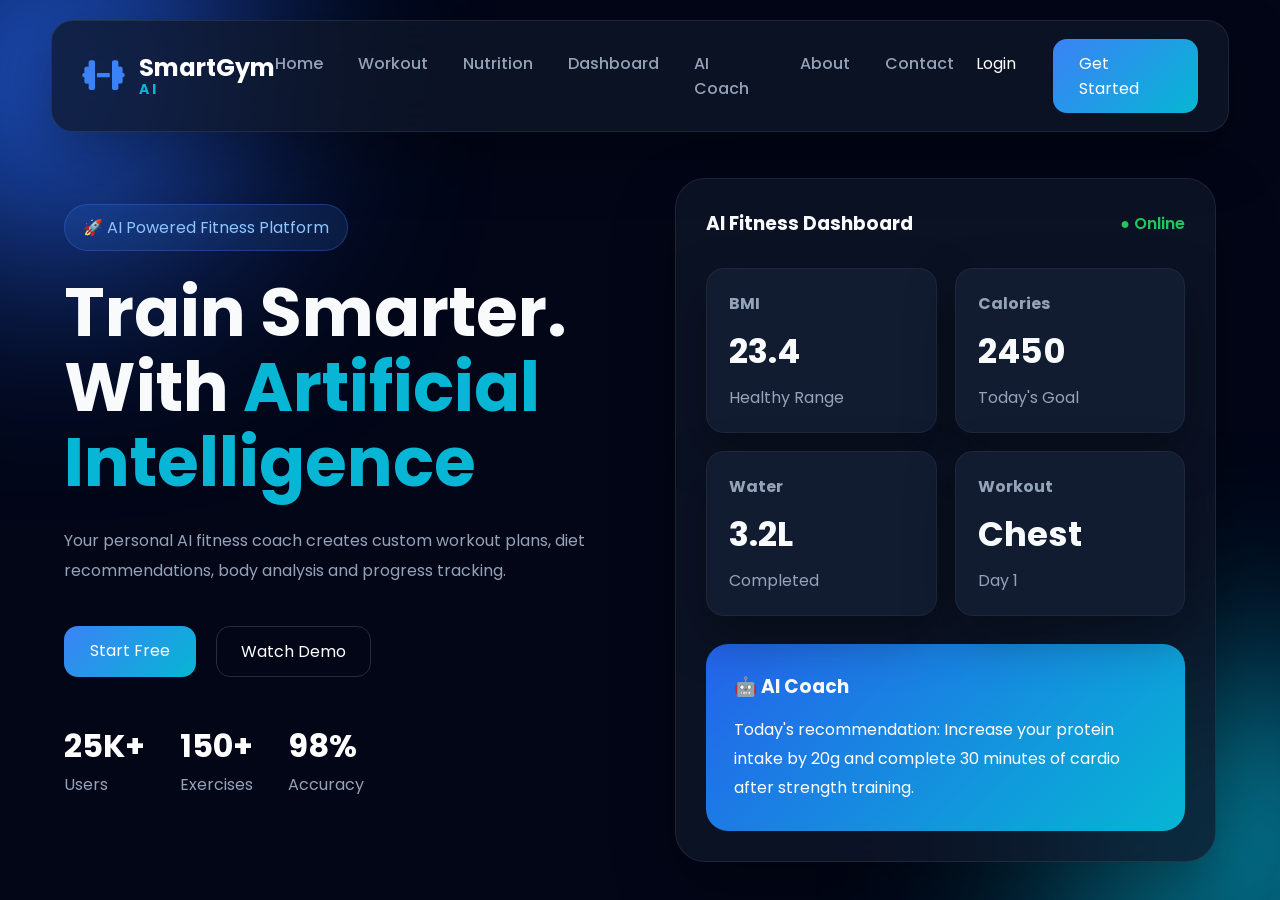
<file: index.html>
<!DOCTYPE html>
<html lang="en">

<head>
    <meta charset="UTF-8">
    <meta name="viewport" content="width=device-width, initial-scale=1.0">

    <title>SmartGym AI | Intelligent Fitness Platform</title>

    <!-- Google Font -->
    <link rel="preconnect" href="https://fonts.googleapis.com">
    <link rel="preconnect" href="https://fonts.gstatic.com" crossorigin>
    <link href="https://fonts.googleapis.com/css2?family=Poppins:wght@300;400;500;600;700;800&display=swap" rel="stylesheet">

    <!-- Font Awesome -->
    <link rel="stylesheet"
        href="https://cdnjs.cloudflare.com/ajax/libs/font-awesome/6.7.2/css/all.min.css">

    <link rel="stylesheet" href="assets/css/style.css">
</head>

<body>

    <!-- Background Blur -->
    <div class="bg-blur blur1"></div>
    <div class="bg-blur blur2"></div>

    <!-- ================= NAVBAR ================= -->

    <!-- ================= NAVBAR START ================= -->

<header class="header">

    <nav class="navbar">

        <a href="#" class="logo">

            <i class="fa-solid fa-dumbbell"></i>

            <div class="logo-text">
                <span>SmartGym</span>
                <small>AI</small>
            </div>

        </a>

        <ul class="nav-menu">

<li><a href="index.html">Home</a></li>

<li><a href="workout.html">Workout</a></li>

<li><a href="nutrition.html">Nutrition</a></li>

<li><a href="dashboard.html">Dashboard</a></li>

<li><a href="ai-coach.html">AI Coach</a></li>

<li><a href="about.html">About</a></li>

<li><a href="contact.html">Contact</a></li>

</ul>

        <div class="nav-buttons">

            <a href="login.html" class="login-btn">
                Login
            </a>

            <a href="signup.html" class="primary-btn">
                Get Started
            </a>

        </div>

        <div class="menu-btn">

            <i class="fa-solid fa-bars"></i>

        </div>

    </nav>

</header>

<!-- ================= NAVBAR END ================= -->

    <!-- ================= HERO ================= -->

<section class="hero">

<div class="hero-left">

<div class="badge">

🚀 AI Powered Fitness Platform

</div>

<h1>

Train Smarter.<br>

With <span>Artificial Intelligence</span>

</h1>

<p>

Your personal AI fitness coach creates custom workout plans,
diet recommendations, body analysis and progress tracking.

</p>

<div class="hero-buttons">

<a href="login.html" class="primary-btn">
    Start Free
</a>

<a href="login.html" class="secondary-btn">
    Watch Demo
</a>

</div>

<div class="hero-stats">

<div>

<h2>25K+</h2>

<p>Users</p>

</div>

<div>

<h2>150+</h2>

<p>Exercises</p>

</div>

<div>

<h2>98%</h2>

<p>Accuracy</p>

</div>

</div>

</div>

<div class="hero-right">

<!-- Dashboard Next Part -->

<div class="dashboard">

    <div class="dashboard-header">

        <h3>AI Fitness Dashboard</h3>

        <span class="online">● Online</span>

    </div>

    <div class="dashboard-grid">

        <div class="dashboard-card">
            <h4>BMI</h4>
            <h2>23.4</h2>
            <p>Healthy Range</p>
        </div>

        <div class="dashboard-card">
            <h4>Calories</h4>
            <h2>2450</h2>
            <p>Today's Goal</p>
        </div>

        <div class="dashboard-card">
            <h4>Water</h4>
            <h2>3.2L</h2>
            <p>Completed</p>
        </div>

        <div class="dashboard-card">
            <h4>Workout</h4>
            <h2>Chest</h2>
            <p>Day 1</p>
        </div>

    </div>

    <div class="ai-coach">

        <h3>🤖 AI Coach</h3>

        <p>

Today's recommendation:

Increase your protein intake by 20g and complete
30 minutes of cardio after strength training.

        </p>

    </div>

</div>
</div>

</section>

<script src="assets/js/app.js"></script>

</body>
</html>
</file>
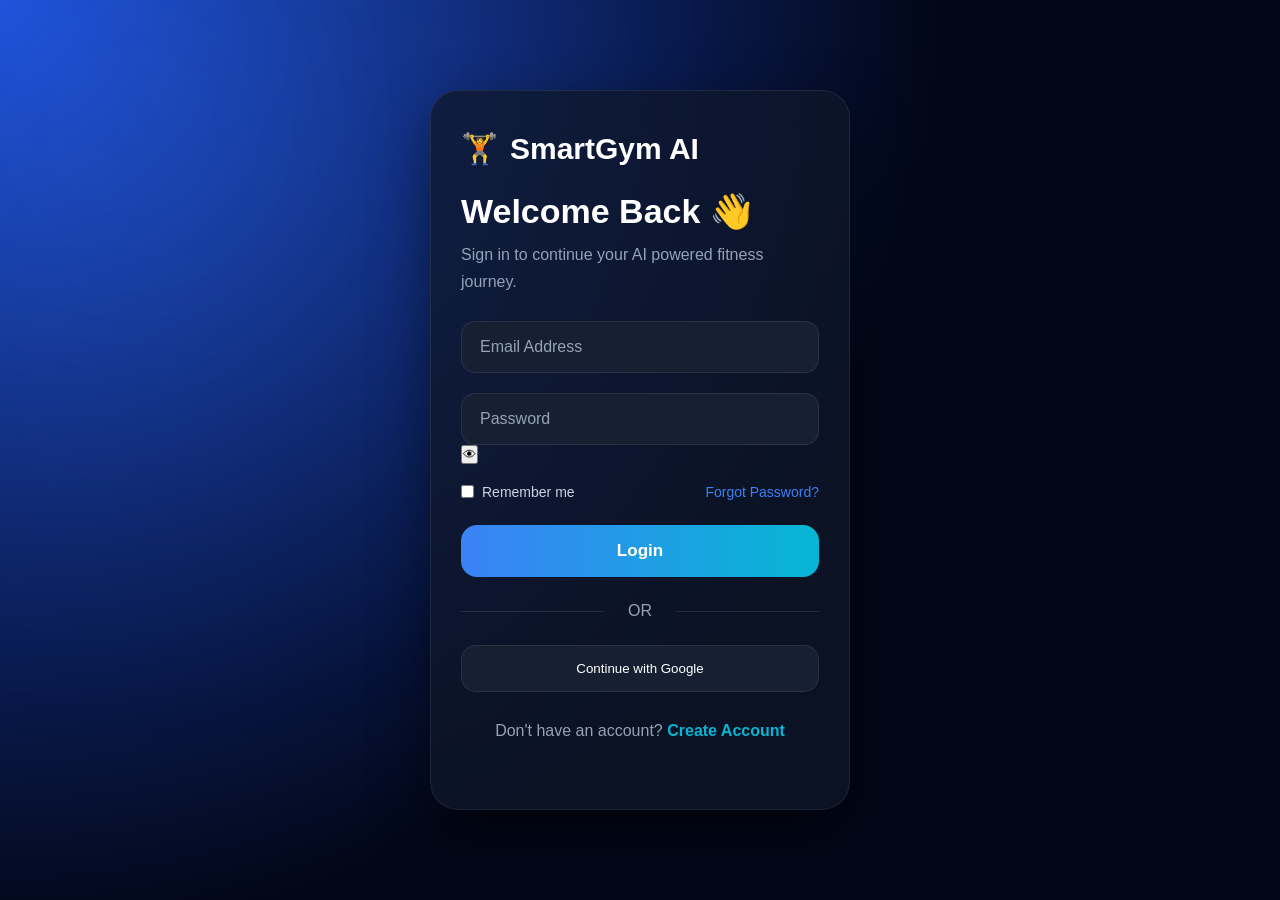
<file: login.html>
<!DOCTYPE html>
<html lang="en">
<head>
    <meta charset="UTF-8">
    <meta name="viewport" content="width=device-width, initial-scale=1.0">
    <title>Login - SmartGym AI</title>

    <link rel="stylesheet" href="assets/css/style.css">
    <link rel="stylesheet" href="assets/css/login.css">
</head>
<body>

<div class="login-page">

    <div class="background-glow"></div>

    <div class="login-card">

        <div class="logo">
            🏋️
            <h1>SmartGym AI</h1>
        </div>

        <h2>Welcome Back 👋</h2>

        <p>
            Sign in to continue your AI powered fitness journey.
        </p>

        <form id="loginForm">

            <div class="input-box">
                <input
                    type="email"
                    id="email"
                    placeholder="Email Address"
                    required
                >
            </div>

            <div class="input-box password-box">

                <input
                    type="password"
                    id="password"
                    placeholder="Password"
                    required
                >

                <button
                    type="button"
                    id="togglePassword"
                >
                    👁
                </button>

            </div>

            <div class="options">

                <label>

                    <input type="checkbox">

                    Remember me

                </label>

                <a href="#">Forgot Password?</a>

            </div>

            <button
                type="submit"
                class="login-btn"
            >
                Login
            </button>

            <div class="divider">
                OR
            </div>

            <button
                type="button"
                class="google-btn"
            >
                Continue with Google
            </button>

        </form>

        <p class="signup-text">

            Don't have an account?

            <a href="signup.html">

                Create Account

            </a>

        </p>

    </div>

</div>

<script src="assets/js/login.js"></script>

</body>
</html>
</file>
<file: assets/css/style.css>
/* =========================================================
   SMARTGYM AI
   Global Style Sheet
========================================================= */

/* Google Font */
@import url('https://fonts.googleapis.com/css2?family=Poppins:wght@300;400;500;600;700;800&display=swap');

/* RESET */

*{
    margin:0;
    padding:0;
    box-sizing:border-box;
    scroll-behavior:smooth;
}

:root{

    --bg:#020617;
    --card:#0F172A;

    --primary:#3B82F6;
    --secondary:#06B6D4;

    --success:#22C55E;
    --warning:#F59E0B;
    --danger:#EF4444;

    --text:#F8FAFC;
    --paragraph:#94A3B8;

    --radius:18px;

    --shadow:0 20px 50px rgba(0,0,0,.35);

}

body{

    font-family:'Poppins',sans-serif;

    background:var(--bg);

    color:var(--text);

    overflow-x:hidden;

}

/* Background Blur */

.bg-blur{

    position:fixed;

    border-radius:50%;

    filter:blur(120px);

    z-index:-1;

}

.blur1{

    width:350px;
    height:350px;

    background:#2563eb;

    top:-100px;

    left:-120px;

}

.blur2{

    width:300px;
    height:300px;

    background:#06b6d4;

    right:-100px;

    bottom:-100px;

}

/* Navbar */

header{

    width:100%;

    position:fixed;

    top:0;

    left:0;

    z-index:1000;

}

.navbar{

    width:90%;

    max-width:1300px;

    margin:auto;

    margin-top:20px;

    padding:16px 35px;

    display:flex;

    justify-content:space-between;

    align-items:center;

    background:rgba(15,23,42,.60);

    backdrop-filter:blur(20px);

    border:1px solid rgba(255,255,255,.06);

    border-radius:20px;

}

.logo{

    display:flex;

    align-items:center;

    gap:12px;

    font-size:22px;

    font-weight:700;

}

.logo i{

    color:var(--primary);

    font-size:28px;

}

.nav-links{

    display:flex;

    list-style:none;

    gap:35px;

}

.nav-links a{

    text-decoration:none;

    color:var(--paragraph);

    transition:.3s;

}

.nav-links a:hover{

    color:white;

}

.nav-buttons{

    display:flex;

    gap:15px;

}

.login-btn{

    text-decoration:none;

    color:white;

    padding:12px 22px;

}

.primary-btn{

    text-decoration:none;

    color:white;

    background:linear-gradient(
    135deg,
    var(--primary),
    var(--secondary));

    padding:12px 26px;

    border-radius:14px;

    transition:.3s;

}

.primary-btn:hover{

    transform:translateY(-3px);

    box-shadow:0 15px 30px rgba(59,130,246,.35);

}

.secondary-btn{

    text-decoration:none;

    color:white;

    border:1px solid rgba(255,255,255,.15);

    padding:12px 24px;

    border-radius:14px;

}

/* Hero */

.hero{

    width:90%;

    max-width:1300px;

    margin:auto;

    min-height:100vh;

    display:grid;

    grid-template-columns:1fr 1fr;

    align-items:center;

    gap:70px;

}

.hero-left h1{

    font-size:72px;

    line-height:1.1;

    margin:20px 0;

}

.hero-left p{

    color:var(--paragraph);

    line-height:1.9;

    max-width:600px;

}

.badge{

    display:inline-block;

    padding:10px 18px;

    border-radius:50px;

    background:rgba(59,130,246,.15);

    border:1px solid rgba(59,130,246,.3);

    color:#8ec5ff;

}

.hero-buttons{

    margin-top:40px;

    display:flex;

    gap:20px;

}

/* Dashboard Card */

.dashboard-card{

    background:rgba(15,23,42,.85);

    border:1px solid rgba(255,255,255,.05);

    backdrop-filter:blur(20px);

    padding:30px;

    border-radius:25px;

    box-shadow:var(--shadow);

}

.card-top{

    display:flex;

    justify-content:space-between;

    align-items:center;

    margin-bottom:30px;

}

.card-top span{

    color:var(--success);

    font-size:28px;

    font-weight:700;

}

.mini-cards{

    display:grid;

    grid-template-columns:1fr 1fr;

    gap:18px;

    margin-bottom:25px;

}

.mini-cards div{

    background:#111C31;

    padding:20px;

    border-radius:16px;

}

.ai-box{

    background:linear-gradient(
    135deg,
    #1d4ed8,
    #0891b2);

    padding:25px;

    border-radius:16px;

    line-height:1.8;

}
/* =========================================
   PREMIUM RESPONSIVE NAVBAR V2
========================================= */

.header{
    position:fixed;
    top:0;
    left:0;
    width:100%;
    z-index:1000;
}

.navbar{

    width:92%;
    max-width:1400px;

    margin:20px auto;

    padding:18px 30px;

    display:flex;
    justify-content:space-between;
    align-items:center;

    background:rgba(15,23,42,.75);

    backdrop-filter:blur(20px);

    border:1px solid rgba(255,255,255,.08);

    border-radius:22px;

    box-shadow:0 20px 60px rgba(0,0,0,.35);

}

.logo{

    display:flex;
    align-items:center;
    gap:14px;

    color:white;

    text-decoration:none;

}

.logo i{

    font-size:34px;

    color:var(--primary);

}

.logo-text{

    display:flex;
    flex-direction:column;

    line-height:1.1;

}

.logo-text span{

    font-size:24px;

    font-weight:700;

}

.logo-text small{

    color:var(--secondary);

    font-size:14px;

    letter-spacing:3px;

}

.nav-menu{

    display:flex;

    list-style:none;

    gap:35px;

}

.nav-menu a{

    text-decoration:none;

    color:var(--paragraph);

    transition:.3s;

    font-weight:500;

}

.nav-menu a:hover{

    color:white;

}

.nav-buttons{

    display:flex;

    gap:15px;

}

.menu-btn{

    display:none;

    color:white;

    font-size:28px;

    cursor:pointer;

}

/* =====================
   MOBILE
===================== */

@media(max-width:992px){

.nav-menu{

display:none;

}

.nav-buttons{

display:none;

}

.menu-btn{

display:block;

}

.navbar{

padding:18px 20px;

}

.logo-text span{

font-size:22px;

}

}

/* =====================
   SMALL MOBILE
===================== */

@media(max-width:600px){

.navbar{

width:95%;

padding:16px;

}

.logo i{

font-size:28px;

}

.logo-text span{

font-size:20px;

}

.logo-text small{

font-size:12px;

}

}

/* ===========================
   MOBILE MENU
=========================== */

@media(max-width:992px){

.nav-menu.active{

    display:flex;

    flex-direction:column;

    position:absolute;

    top:95px;

    left:50%;

    transform:translateX(-50%);

    width:92%;

    background:rgba(15,23,42,.97);

    backdrop-filter:blur(20px);

    border:1px solid rgba(255,255,255,.08);

    border-radius:20px;

    padding:25px;

    gap:22px;

    animation:menuFade .3s ease;

}

}

@keyframes menuFade{

from{

opacity:0;

transform:translate(-50%,-15px);

}

to{

opacity:1;

transform:translate(-50%,0);

}

}

/* ==========================================
   HERO V2 + AI DASHBOARD
========================================== */

.hero{

    width:90%;
    max-width:1400px;

    margin:auto;

    min-height:100vh;

    display:grid;

    grid-template-columns:1fr 1fr;

    gap:70px;

    align-items:center;

    padding-top:140px;

}

.hero-left h1{

    font-size:68px;

    line-height:1.1;

    margin:25px 0;

}

.hero-left span{

    color:var(--secondary);

}

.hero-left p{

    color:var(--paragraph);

    line-height:1.9;

    margin-bottom:35px;

}

.hero-stats{

    display:flex;

    gap:35px;

    margin-top:45px;

}

.hero-stats h2{

    color:white;

    font-size:32px;

}

.hero-stats p{

    color:var(--paragraph);

}

/* Dashboard */

.dashboard{

    background:rgba(15,23,42,.75);

    backdrop-filter:blur(25px);

    border:1px solid rgba(255,255,255,.08);

    border-radius:30px;

    padding:30px;

    box-shadow:0 25px 60px rgba(0,0,0,.35);

}

.dashboard-header{

    display:flex;

    justify-content:space-between;

    align-items:center;

    margin-bottom:30px;

}

.online{

    color:#22C55E;

    font-weight:600;

}

.dashboard-grid{

    display:grid;

    grid-template-columns:1fr 1fr;

    gap:18px;

}

.dashboard-card{

    background:#111C31;

    padding:22px;

    border-radius:18px;

    transition:.35s;

}

.dashboard-card:hover{

    transform:translateY(-8px);

    box-shadow:0 15px 35px rgba(59,130,246,.25);

}

.dashboard-card h4{

    color:var(--paragraph);

    margin-bottom:10px;

}

.dashboard-card h2{

    font-size:34px;

    margin-bottom:8px;

}

.dashboard-card p{

    color:var(--paragraph);

}

.ai-coach{

    margin-top:28px;

    background:linear-gradient(
        135deg,
        #2563EB,
        #06B6D4
    );

    border-radius:22px;

    padding:28px;

}

.ai-coach h3{

    margin-bottom:15px;

}

.ai-coach p{

    color:white;

    line-height:1.8;

}

/* Mobile */

@media(max-width:992px){

.hero{

grid-template-columns:1fr;

padding-top:140px;

}

.hero-left{

text-align:center;

}

.hero-buttons{

justify-content:center;

}

.hero-stats{

justify-content:center;

flex-wrap:wrap;

}

.hero-left h1{

font-size:48px;

}

}

@media(max-width:600px){

.hero-left h1{

font-size:40px;

}

.dashboard-grid{

grid-template-columns:1fr;

}

.hero-buttons{

flex-direction:column;

}

.primary-btn,
.secondary-btn{

width:100%;
text-align:center;

}

}
</file>
<file: assets/css/login.css>
/* ==========================
   SMARTGYM AI LOGIN
   PART 1
========================== */

*{
    margin:0;
    padding:0;
    box-sizing:border-box;
}

body{

    font-family:Arial, Helvetica, sans-serif;

    background:
    radial-gradient(circle at top left,#1d4ed8,#020617 60%),
    #020617;

    min-height:100vh;

    display:flex;

    justify-content:center;

    align-items:center;

    overflow:hidden;

    color:white;
}

/* Background Glow */

.background-glow{

    position:fixed;

    width:500px;

    height:500px;

    border-radius:50%;

    background:#3b82f6;

    filter:blur(170px);

    opacity:.25;

    top:-120px;

    left:-120px;

    animation:floatGlow 8s ease-in-out infinite;
}

@keyframes floatGlow{

    0%{

        transform:translate(0,0);

    }

    50%{

        transform:translate(40px,30px);

    }

    100%{

        transform:translate(0,0);

    }

}

/* Main Container */

.login-page{

    width:100%;

    display:flex;

    justify-content:center;

    align-items:center;

    padding:30px;

}

/* Glass Card */

.login-card{

    width:100%;

    max-width:420px;

    padding:40px 30px;

    border-radius:28px;

    background:rgba(15,23,42,.75);

    backdrop-filter:blur(20px);

    border:1px solid rgba(255,255,255,.08);

    box-shadow:

    0 20px 60px rgba(0,0,0,.45);

    position:relative;

    z-index:2;

}

/* Logo */

.logo{

    display:flex;

    align-items:center;

    gap:12px;

    margin-bottom:25px;

}

.logo{

    font-size:30px;

}

.logo h1{

    font-size:30px;

    font-weight:700;

}

/* Heading */

.login-card h2{

    font-size:34px;

    margin-bottom:10px;

}

.login-card p{

    color:#94A3B8;

    line-height:1.7;

    margin-bottom:25px;

}
/* ==========================
   INPUT BOX
========================== */

.input-box{
    margin-bottom:20px;
}

.input-box input{
    width:100%;
    padding:16px 18px;
    border:none;
    outline:none;
    border-radius:14px;
    background:#172033;
    color:#fff;
    font-size:16px;
    border:1px solid rgba(255,255,255,.08);
    transition:.3s;
}

.input-box input::placeholder{
    color:#94A3B8;
}

.input-box input:focus{
    border:1px solid #3B82F6;
    box-shadow:0 0 15px rgba(59,130,246,.35);
}

/* ==========================
   PASSWORD ROW
========================== */

.password-box{
    position:relative;
}

.toggle-password{
    position:absolute;
    right:15px;
    top:50%;
    transform:translateY(-50%);
    cursor:pointer;
    color:#94A3B8;
}

/* ==========================
   OPTIONS
========================== */

.options{
    display:flex;
    justify-content:space-between;
    align-items:center;
    margin-bottom:25px;
    font-size:14px;
}

.options label{
    display:flex;
    align-items:center;
    gap:8px;
    color:#CBD5E1;
}

.options a{
    color:#3B82F6;
    text-decoration:none;
}

.options a:hover{
    color:#22C55E;
}

/* ==========================
   LOGIN BUTTON
========================== */

.login-btn{
    width:100%;
    padding:16px;
    border:none;
    border-radius:16px;
    background:linear-gradient(90deg,#3B82F6,#06B6D4);
    color:white;
    font-size:17px;
    font-weight:700;
    cursor:pointer;
    transition:.3s;
}

.login-btn:hover{
    transform:translateY(-2px);
    box-shadow:0 15px 35px rgba(59,130,246,.35);
}

/* ==========================
   DIVIDER
========================== */

.divider{
    text-align:center;
    color:#94A3B8;
    margin:25px 0;
    position:relative;
}

.divider::before,
.divider::after{
    content:"";
    position:absolute;
    top:50%;
    width:40%;
    height:1px;
    background:rgba(255,255,255,.1);
}

.divider::before{
    left:0;
}

.divider::after{
    right:0;
}

/* ==========================
   GOOGLE BUTTON
========================== */

.google-btn{
    width:100%;
    padding:15px;
    border-radius:15px;
    border:1px solid rgba(255,255,255,.08);
    background:#172033;
    color:white;
    cursor:pointer;
    transition:.3s;
    margin-bottom:25px;
}

.google-btn:hover{
    background:#1F2A44;
}

/* ==========================
   SIGNUP LINK
========================== */

.signup-text{
    text-align:center;
    color:#94A3B8;
}

.signup-text a{
    color:#06B6D4;
    text-decoration:none;
    font-weight:600;
}

.signup-text a:hover{
    color:#22C55E;
}
</file>
